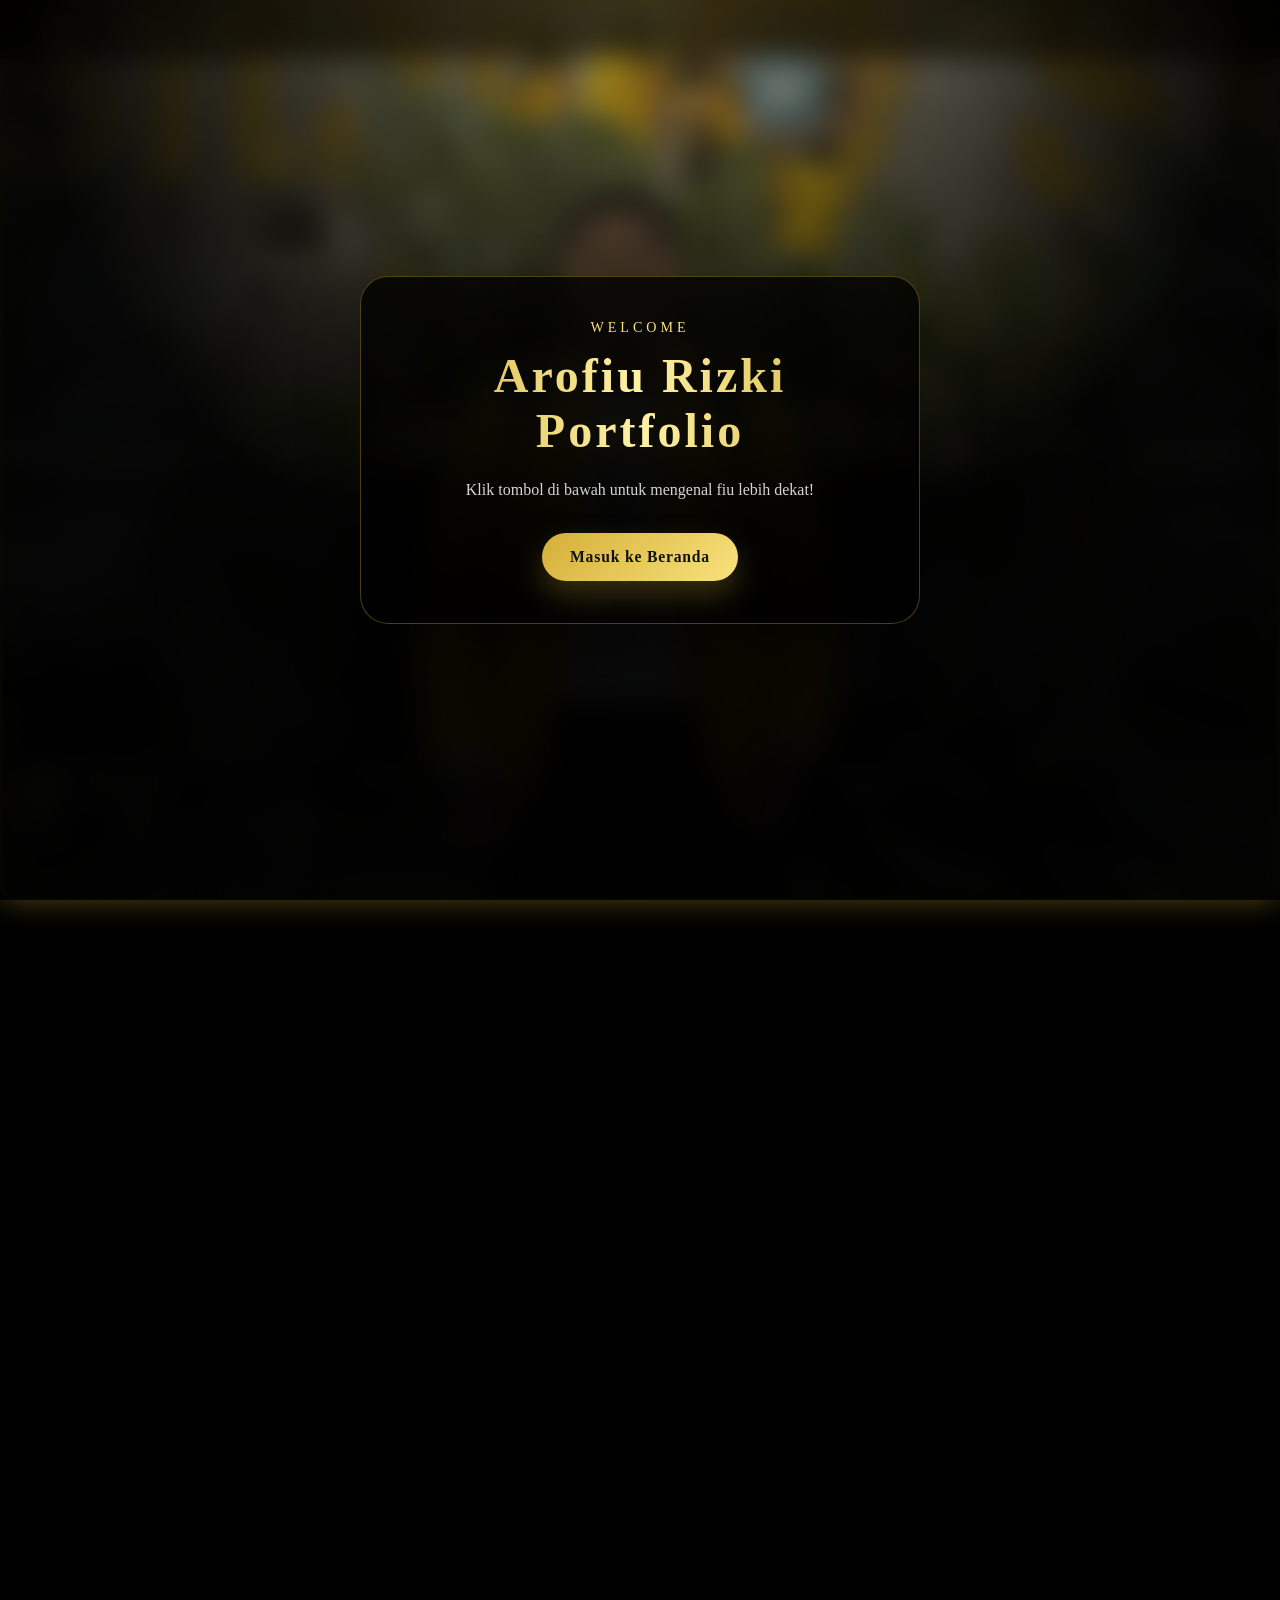
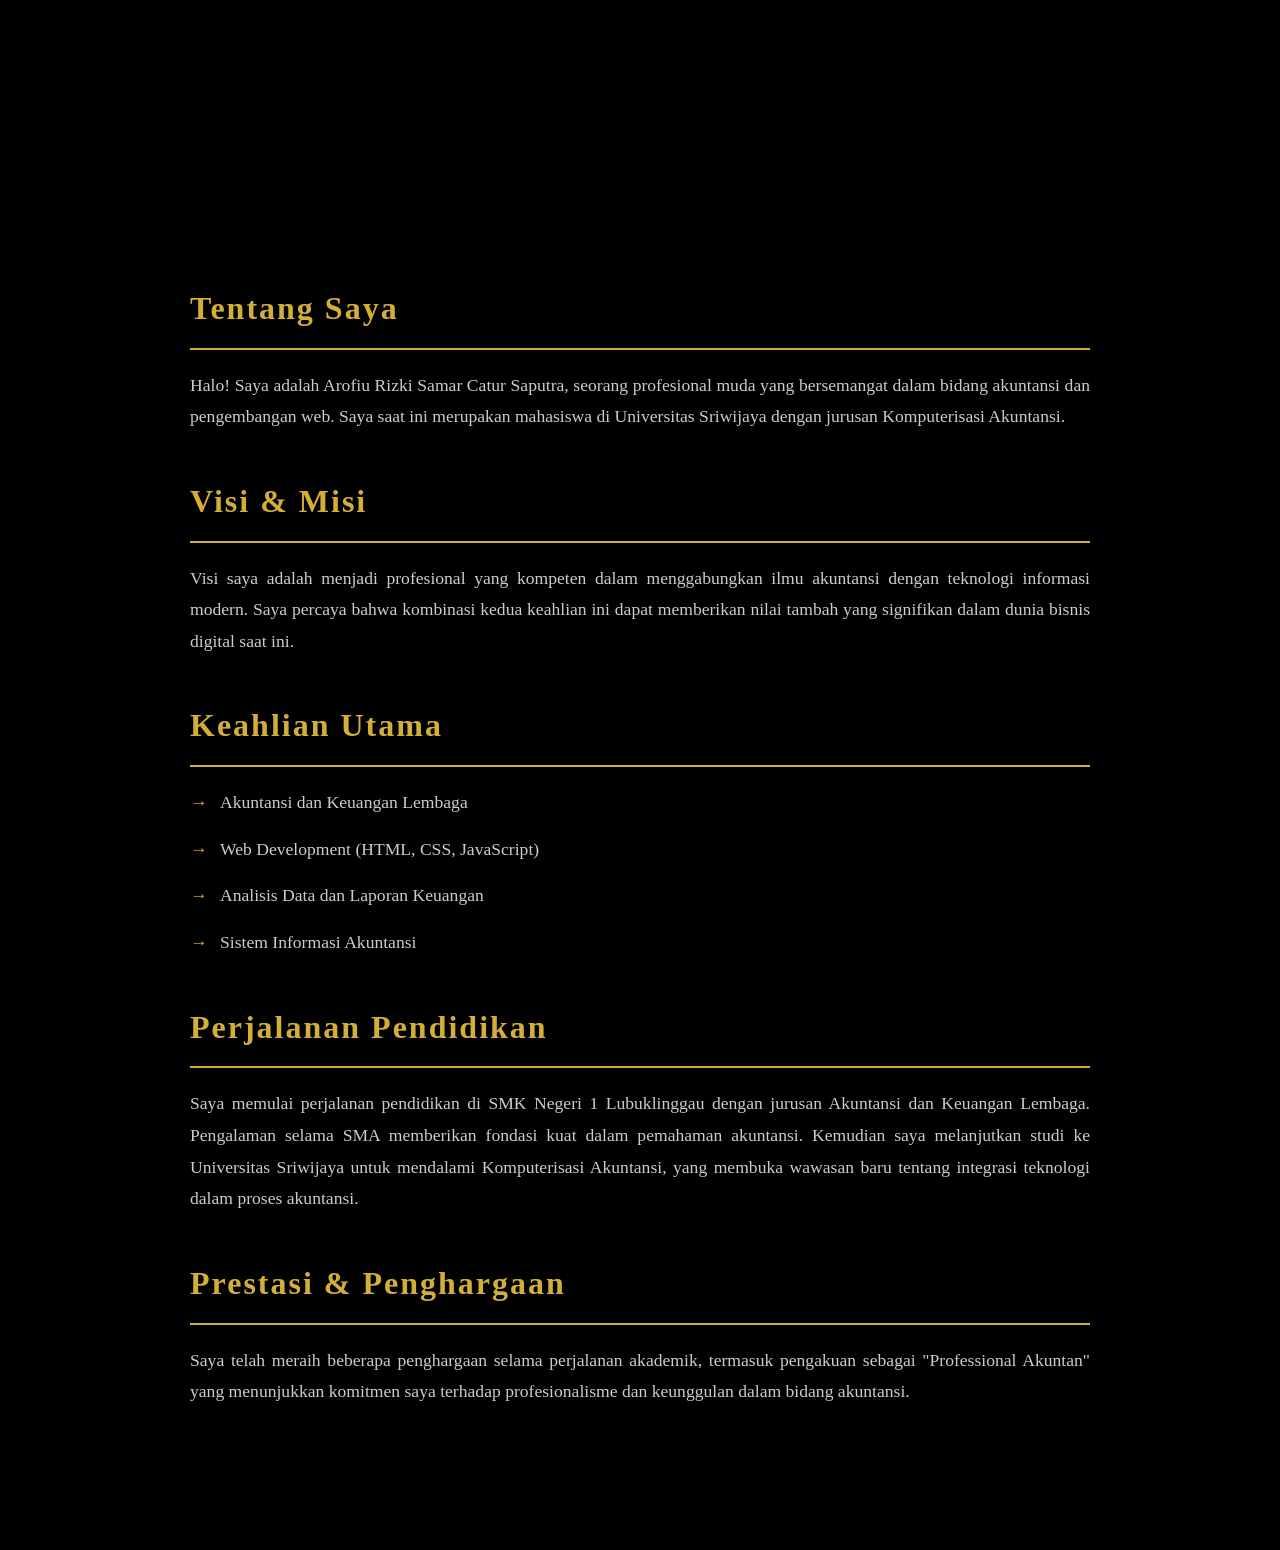
<file: website fiu/index.html>
<!DOCTYPE html>
<html lang="id">
<head>
<meta charset="UTF-8">
<title>Arofiu Rizki Personal Portfolio</title>
<link rel="stylesheet" href="style.css">
</head>
<body class="fade-in">

<div class="bg-pattern"></div>
<div class="overlay"></div>

<div class="music-player" id="musicPlayer">
    <button class="music-toggle" id="musicToggle" type="button" aria-expanded="true" aria-controls="bgMusic">
        Hide
    </button>
    <audio id="bgMusic" controls autoplay preload="auto">
        <source src="music.mp3" type="audio/mpeg">
        Browser Anda tidak mendukung audio element.
    </audio>
</div>

<div class="intro-splash" id="introSplash">
    <div class="intro-card">
        <p class="intro-label">Welcome</p>
        <h1 class="intro-title">Arofiu Rizki Portfolio</h1>
        <p class="intro-text">Klik tombol di bawah untuk mengenal fiu lebih dekat!</p>
        <button class="intro-button" id="enterHomeButton" type="button">Masuk ke Beranda</button>
    </div>
</div>

<div id="pageShell">
    <header>
        <nav class="navbar">
            <div class="nav-left">
                <a href="index.html" class="nav-link active">Home</a>
                <a href="tentang.html" class="nav-link">Tentang</a>
                <a href="skill.html" class="nav-link">Skill</a>
            </div>
            <div class="nav-right">
                <a href="pengalaman.html" class="nav-link">Pengalaman</a>
                <a href="project.html" class="nav-link">Project</a>
                <a href="pencapaian.html" class="nav-link">Pencapaian</a>
            </div>
        </nav>
    </header>

    <section class="hero-section">
        <img src="profile.jpg" alt="Arofiu Rizki" class="profile-photo" id="heroImage">
        <div class="hero-overlay">
            <div class="hero-content">
                <div class="logo">AROFIU RIZKI</div>
                <p class="tagline">Personal Portfolio</p>
            </div>
        </div>
    </section>

    <section class="description-section">
        <div class="description-content">
            <h2>Tentang Saya</h2>
            <p>Halo! Saya adalah Arofiu Rizki Samar Catur Saputra, seorang profesional muda yang bersemangat dalam bidang akuntansi dan pengembangan web. Saya saat ini merupakan mahasiswa di Universitas Sriwijaya dengan jurusan Komputerisasi Akuntansi.</p>
            
            <h2>Visi & Misi</h2>
            <p>Visi saya adalah menjadi profesional yang kompeten dalam menggabungkan ilmu akuntansi dengan teknologi informasi modern. Saya percaya bahwa kombinasi kedua keahlian ini dapat memberikan nilai tambah yang signifikan dalam dunia bisnis digital saat ini.</p>
            
            <h2>Keahlian Utama</h2>
            <ul>
                <li>Akuntansi dan Keuangan Lembaga</li>
                <li>Web Development (HTML, CSS, JavaScript)</li>
                <li>Analisis Data dan Laporan Keuangan</li>
                <li>Sistem Informasi Akuntansi</li>
            </ul>
            
            <h2>Perjalanan Pendidikan</h2>
            <p>Saya memulai perjalanan pendidikan di SMK Negeri 1 Lubuklinggau dengan jurusan Akuntansi dan Keuangan Lembaga. Pengalaman selama SMA memberikan fondasi kuat dalam pemahaman akuntansi. Kemudian saya melanjutkan studi ke Universitas Sriwijaya untuk mendalami Komputerisasi Akuntansi, yang membuka wawasan baru tentang integrasi teknologi dalam proses akuntansi.</p>
            
            <h2>Prestasi & Penghargaan</h2>
            <p>Saya telah meraih beberapa penghargaan selama perjalanan akademik, termasuk pengakuan sebagai "Professional Akuntan" yang menunjukkan komitmen saya terhadap profesionalisme dan keunggulan dalam bidang akuntansi.</p>
        </div>
    </section>
</div>

<script src="script.js"></script>
</body>
</html>
</file>
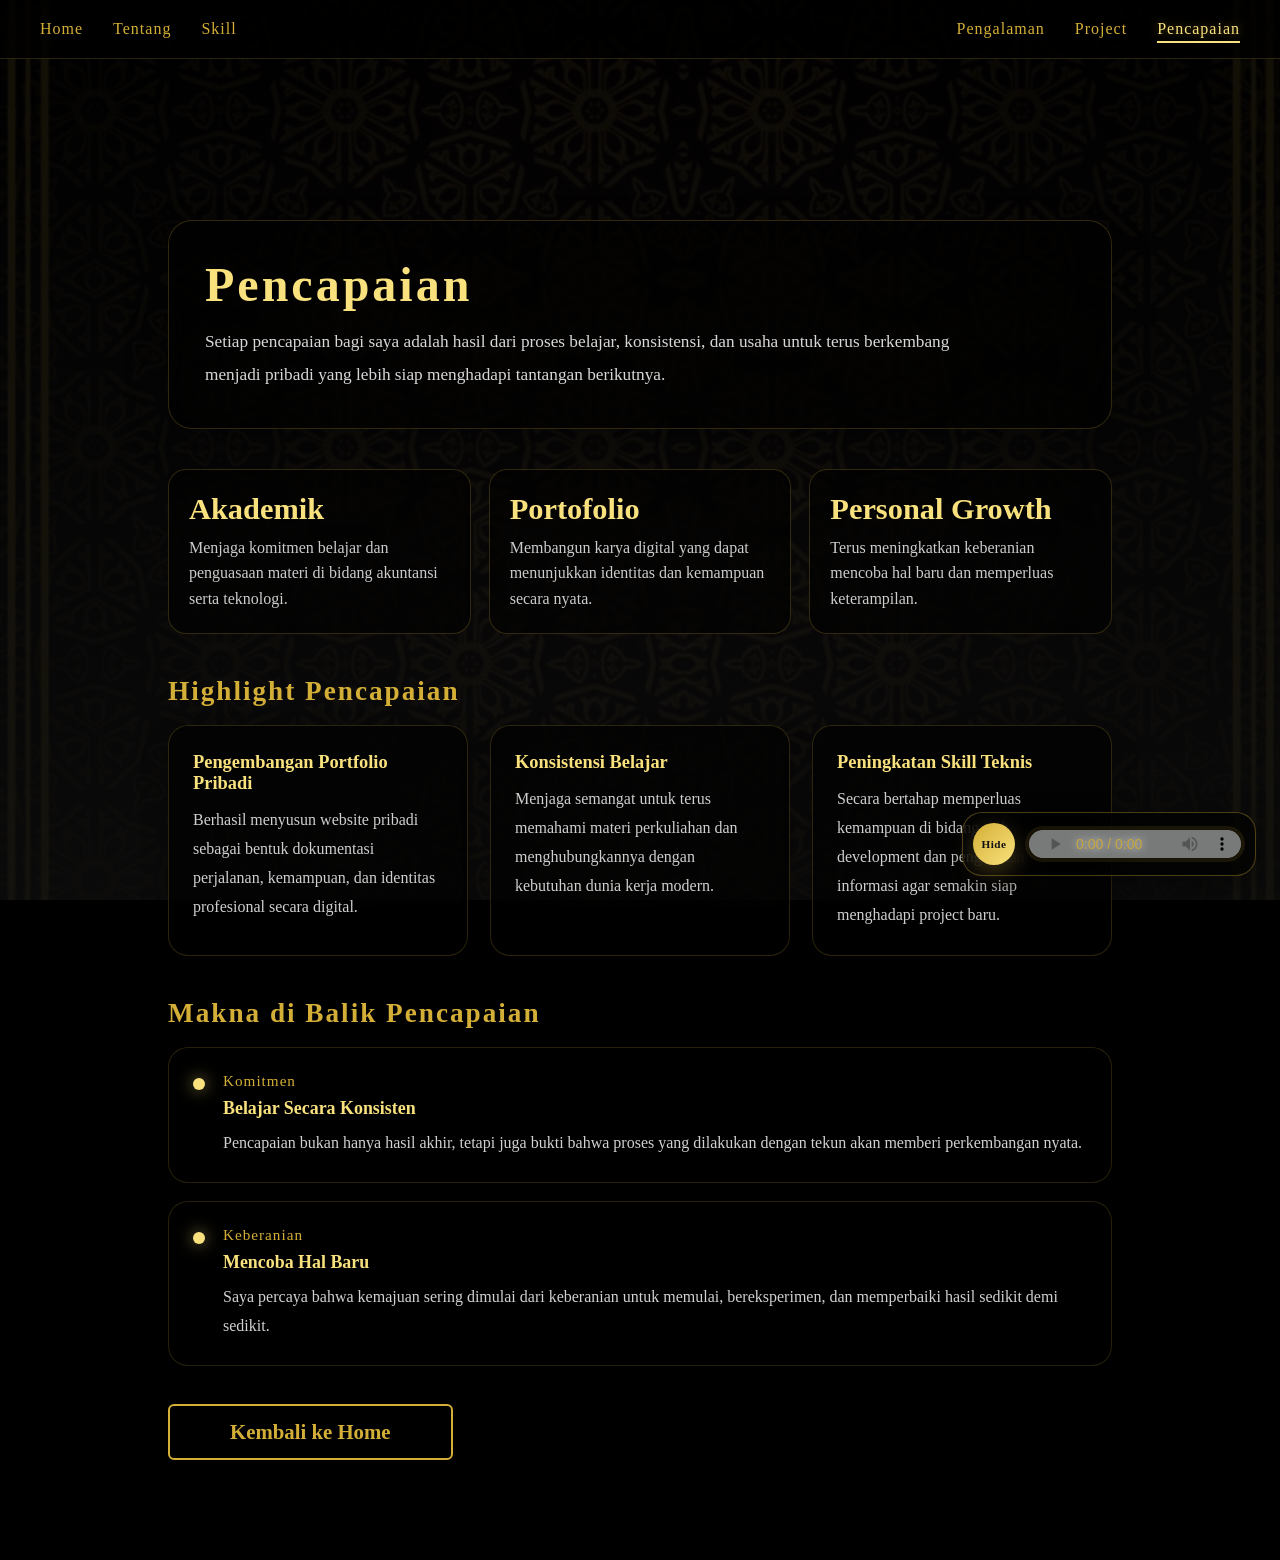
<file: website fiu/pencapaian.html>
<!DOCTYPE html>
<html lang="id">
<head>
<meta charset="UTF-8">
<title>Pencapaian</title>
<link rel="stylesheet" href="style.css">
</head>
<body class="fade-in">

<div class="bg-pattern"></div>
<div class="overlay"></div>

<div class="music-player" id="musicPlayer">
    <button class="music-toggle" id="musicToggle" type="button" aria-expanded="true" aria-controls="bgMusic">
        Hide
    </button>
    <audio id="bgMusic" controls autoplay preload="auto">
        <source src="music.mp3" type="audio/mpeg">
        Browser Anda tidak mendukung audio element.
    </audio>
</div>

<div id="pageShell">
    <header>
        <nav class="navbar">
            <div class="nav-left">
                <a href="index.html" class="nav-link">Home</a>
                <a href="tentang.html" class="nav-link">Tentang</a>
                <a href="skill.html" class="nav-link">Skill</a>
            </div>
            <div class="nav-right">
                <a href="pengalaman.html" class="nav-link">Pengalaman</a>
                <a href="project.html" class="nav-link">Project</a>
                <a href="pencapaian.html" class="nav-link active">Pencapaian</a>
            </div>
        </nav>
    </header>

    <section class="content page-content">
        <div class="page-hero">
            <h1 class="page-title">Pencapaian</h1>
            <p class="page-subtitle">Setiap pencapaian bagi saya adalah hasil dari proses belajar, konsistensi, dan usaha untuk terus berkembang menjadi pribadi yang lebih siap menghadapi tantangan berikutnya.</p>
        </div>

        <div class="stats-row">
            <div class="stat-card">
                <span class="stat-number">Akademik</span>
                <span class="stat-label">Menjaga komitmen belajar dan penguasaan materi di bidang akuntansi serta teknologi.</span>
            </div>
            <div class="stat-card">
                <span class="stat-number">Portofolio</span>
                <span class="stat-label">Membangun karya digital yang dapat menunjukkan identitas dan kemampuan secara nyata.</span>
            </div>
            <div class="stat-card">
                <span class="stat-number">Personal Growth</span>
                <span class="stat-label">Terus meningkatkan keberanian mencoba hal baru dan memperluas keterampilan.</span>
            </div>
        </div>

        <h2 class="section-heading">Highlight Pencapaian</h2>
        <div class="cards-grid">
            <article class="info-card">
                <h3>Pengembangan Portfolio Pribadi</h3>
                <p>Berhasil menyusun website pribadi sebagai bentuk dokumentasi perjalanan, kemampuan, dan identitas profesional secara digital.</p>
            </article>
            <article class="info-card">
                <h3>Konsistensi Belajar</h3>
                <p>Menjaga semangat untuk terus memahami materi perkuliahan dan menghubungkannya dengan kebutuhan dunia kerja modern.</p>
            </article>
            <article class="info-card">
                <h3>Peningkatan Skill Teknis</h3>
                <p>Secara bertahap memperluas kemampuan di bidang web development dan pengolahan informasi agar semakin siap menghadapi project baru.</p>
            </article>
        </div>

        <h2 class="section-heading">Makna di Balik Pencapaian</h2>
        <div class="timeline">
            <article class="timeline-item">
                <span class="period">Komitmen</span>
                <h3>Belajar Secara Konsisten</h3>
                <p>Pencapaian bukan hanya hasil akhir, tetapi juga bukti bahwa proses yang dilakukan dengan tekun akan memberi perkembangan nyata.</p>
            </article>
            <article class="timeline-item">
                <span class="period">Keberanian</span>
                <h3>Mencoba Hal Baru</h3>
                <p>Saya percaya bahwa kemajuan sering dimulai dari keberanian untuk memulai, bereksperimen, dan memperbaiki hasil sedikit demi sedikit.</p>
            </article>
        </div>

        <div class="page-actions">
            <a href="index.html" class="menu-card">Kembali ke Home</a>
        </div>
    </section>
</div>

<script src="script.js"></script>
</body>
</html>
</file>
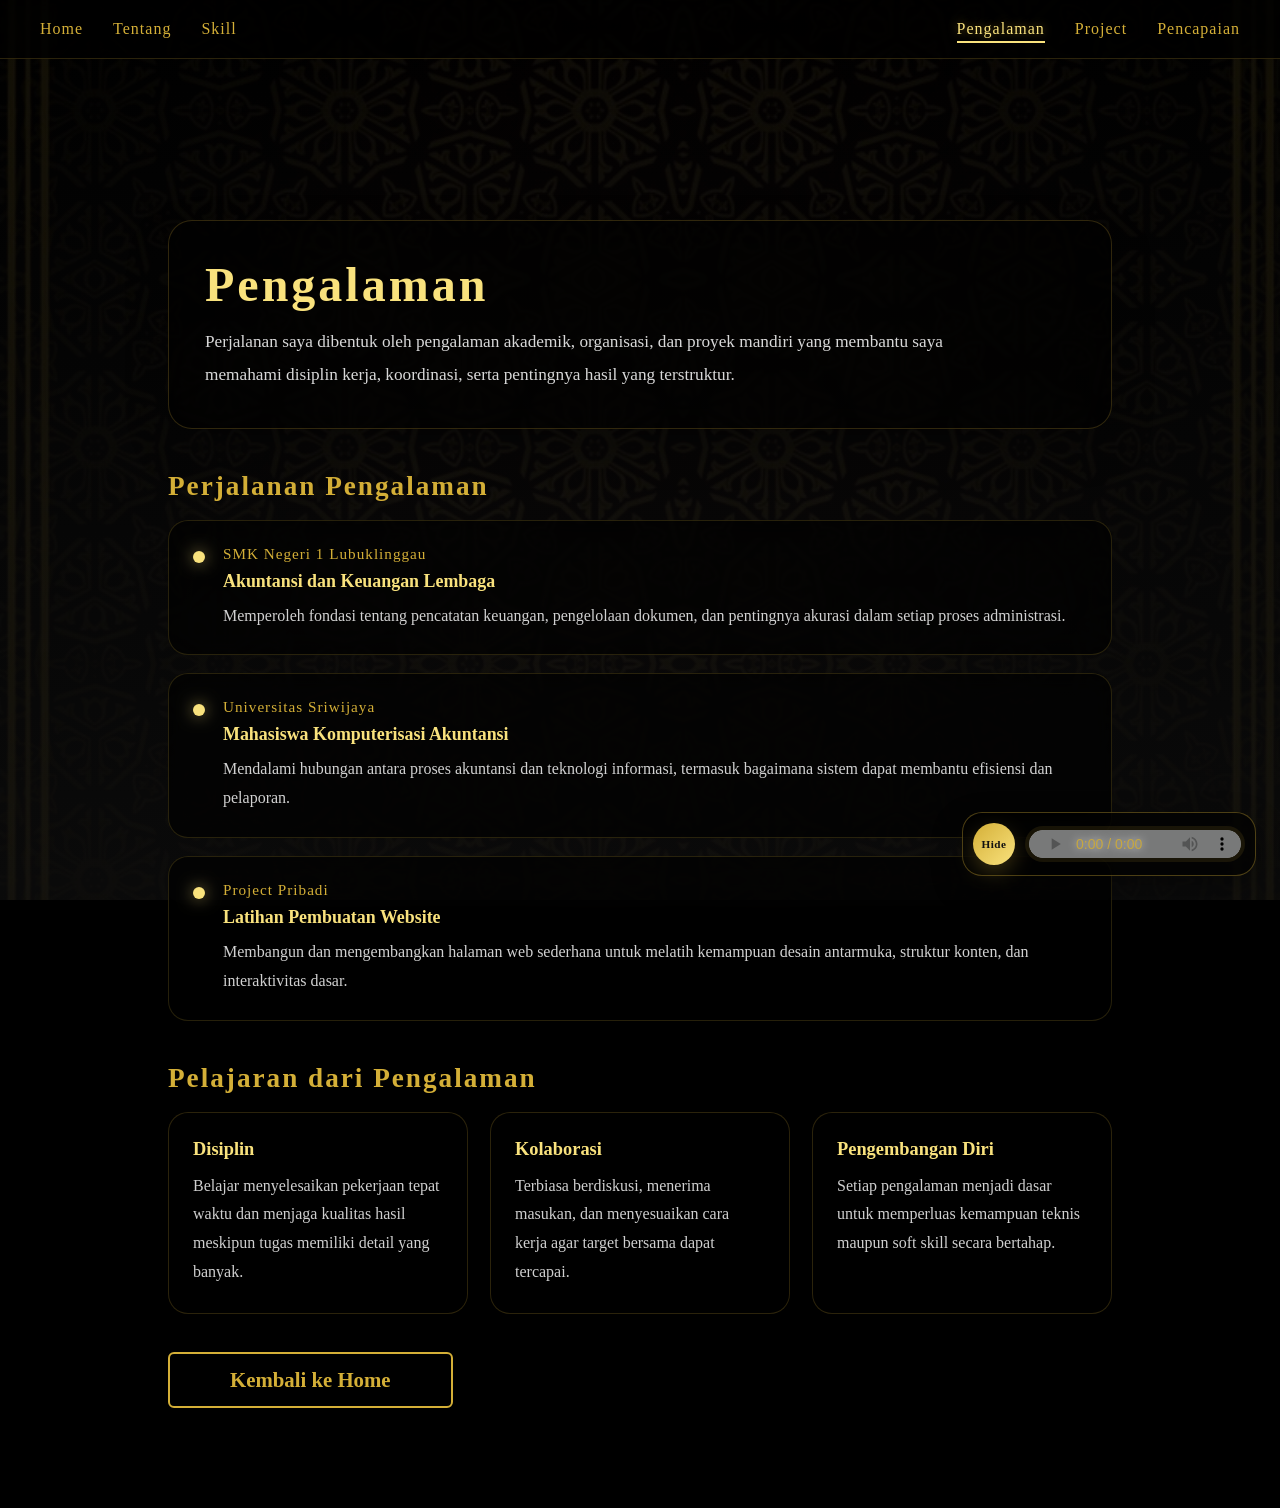
<file: website fiu/pengalaman.html>
<!DOCTYPE html>
<html lang="id">
<head>
<meta charset="UTF-8">
<title>Pengalaman</title>
<link rel="stylesheet" href="style.css">
</head>
<body class="fade-in">

<div class="bg-pattern"></div>
<div class="overlay"></div>

<div class="music-player" id="musicPlayer">
    <button class="music-toggle" id="musicToggle" type="button" aria-expanded="true" aria-controls="bgMusic">
        Hide
    </button>
    <audio id="bgMusic" controls autoplay preload="auto">
        <source src="music.mp3" type="audio/mpeg">
        Browser Anda tidak mendukung audio element.
    </audio>
</div>

<div id="pageShell">
    <header>
        <nav class="navbar">
            <div class="nav-left">
                <a href="index.html" class="nav-link">Home</a>
                <a href="tentang.html" class="nav-link">Tentang</a>
                <a href="skill.html" class="nav-link">Skill</a>
            </div>
            <div class="nav-right">
                <a href="pengalaman.html" class="nav-link active">Pengalaman</a>
                <a href="project.html" class="nav-link">Project</a>
                <a href="pencapaian.html" class="nav-link">Pencapaian</a>
            </div>
        </nav>
    </header>

    <section class="content page-content">
        <div class="page-hero">
            <h1 class="page-title">Pengalaman</h1>
            <p class="page-subtitle">Perjalanan saya dibentuk oleh pengalaman akademik, organisasi, dan proyek mandiri yang membantu saya memahami disiplin kerja, koordinasi, serta pentingnya hasil yang terstruktur.</p>
        </div>

        <h2 class="section-heading">Perjalanan Pengalaman</h2>
        <div class="timeline">
            <article class="timeline-item">
                <span class="period">SMK Negeri 1 Lubuklinggau</span>
                <h3>Akuntansi dan Keuangan Lembaga</h3>
                <p>Memperoleh fondasi tentang pencatatan keuangan, pengelolaan dokumen, dan pentingnya akurasi dalam setiap proses administrasi.</p>
            </article>
            <article class="timeline-item">
                <span class="period">Universitas Sriwijaya</span>
                <h3>Mahasiswa Komputerisasi Akuntansi</h3>
                <p>Mendalami hubungan antara proses akuntansi dan teknologi informasi, termasuk bagaimana sistem dapat membantu efisiensi dan pelaporan.</p>
            </article>
            <article class="timeline-item">
                <span class="period">Project Pribadi</span>
                <h3>Latihan Pembuatan Website</h3>
                <p>Membangun dan mengembangkan halaman web sederhana untuk melatih kemampuan desain antarmuka, struktur konten, dan interaktivitas dasar.</p>
            </article>
        </div>

        <h2 class="section-heading">Pelajaran dari Pengalaman</h2>
        <div class="cards-grid">
            <article class="info-card">
                <h3>Disiplin</h3>
                <p>Belajar menyelesaikan pekerjaan tepat waktu dan menjaga kualitas hasil meskipun tugas memiliki detail yang banyak.</p>
            </article>
            <article class="info-card">
                <h3>Kolaborasi</h3>
                <p>Terbiasa berdiskusi, menerima masukan, dan menyesuaikan cara kerja agar target bersama dapat tercapai.</p>
            </article>
            <article class="info-card">
                <h3>Pengembangan Diri</h3>
                <p>Setiap pengalaman menjadi dasar untuk memperluas kemampuan teknis maupun soft skill secara bertahap.</p>
            </article>
        </div>

        <div class="page-actions">
            <a href="index.html" class="menu-card">Kembali ke Home</a>
        </div>
    </section>
</div>

<script src="script.js"></script>
</body>
</html>
</file>
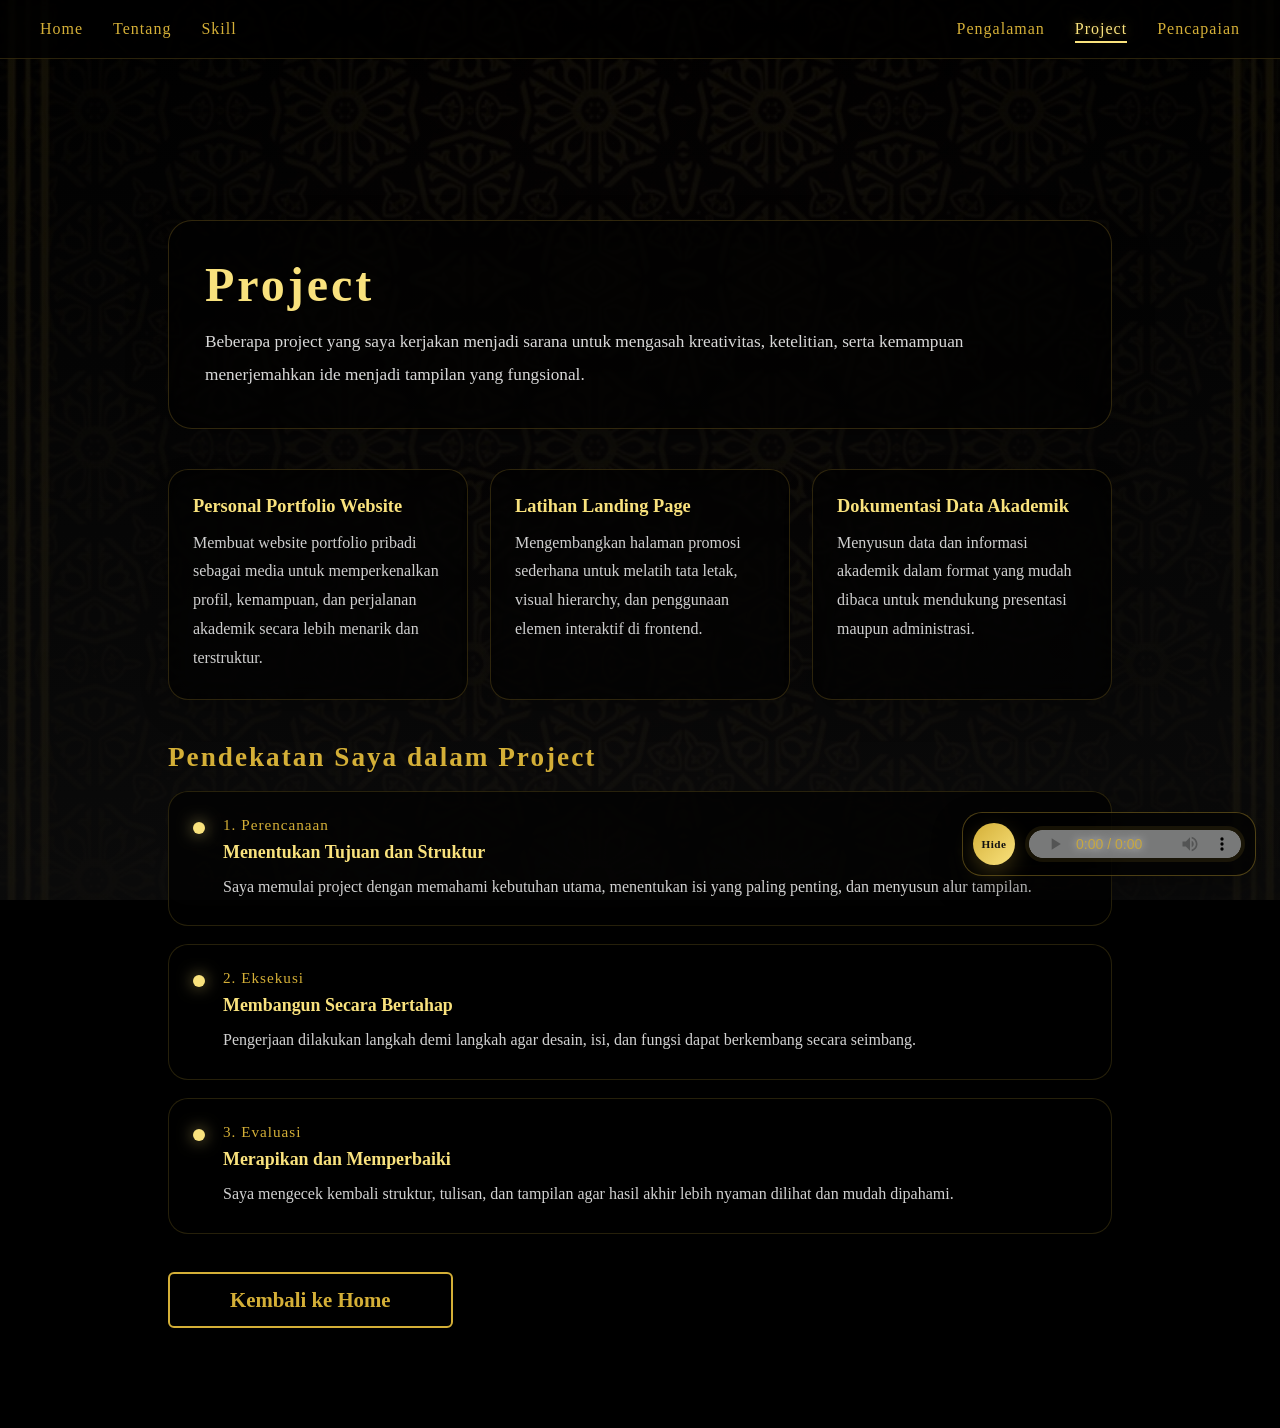
<file: website fiu/project.html>
<!DOCTYPE html>
<html lang="id">
<head>
<meta charset="UTF-8">
<title>Project</title>
<link rel="stylesheet" href="style.css">
</head>
<body class="fade-in">

<div class="bg-pattern"></div>
<div class="overlay"></div>

<div class="music-player" id="musicPlayer">
    <button class="music-toggle" id="musicToggle" type="button" aria-expanded="true" aria-controls="bgMusic">
        Hide
    </button>
    <audio id="bgMusic" controls autoplay preload="auto">
        <source src="music.mp3" type="audio/mpeg">
        Browser Anda tidak mendukung audio element.
    </audio>
</div>

<div id="pageShell">
    <header>
        <nav class="navbar">
            <div class="nav-left">
                <a href="index.html" class="nav-link">Home</a>
                <a href="tentang.html" class="nav-link">Tentang</a>
                <a href="skill.html" class="nav-link">Skill</a>
            </div>
            <div class="nav-right">
                <a href="pengalaman.html" class="nav-link">Pengalaman</a>
                <a href="project.html" class="nav-link active">Project</a>
                <a href="pencapaian.html" class="nav-link">Pencapaian</a>
            </div>
        </nav>
    </header>

    <section class="content page-content">
        <div class="page-hero">
            <h1 class="page-title">Project</h1>
            <p class="page-subtitle">Beberapa project yang saya kerjakan menjadi sarana untuk mengasah kreativitas, ketelitian, serta kemampuan menerjemahkan ide menjadi tampilan yang fungsional.</p>
        </div>

        <div class="cards-grid">
            <article class="info-card">
                <h3>Personal Portfolio Website</h3>
                <p>Membuat website portfolio pribadi sebagai media untuk memperkenalkan profil, kemampuan, dan perjalanan akademik secara lebih menarik dan terstruktur.</p>
            </article>
            <article class="info-card">
                <h3>Latihan Landing Page</h3>
                <p>Mengembangkan halaman promosi sederhana untuk melatih tata letak, visual hierarchy, dan penggunaan elemen interaktif di frontend.</p>
            </article>
            <article class="info-card">
                <h3>Dokumentasi Data Akademik</h3>
                <p>Menyusun data dan informasi akademik dalam format yang mudah dibaca untuk mendukung presentasi maupun administrasi.</p>
            </article>
        </div>

        <h2 class="section-heading">Pendekatan Saya dalam Project</h2>
        <div class="timeline">
            <article class="timeline-item">
                <span class="period">1. Perencanaan</span>
                <h3>Menentukan Tujuan dan Struktur</h3>
                <p>Saya memulai project dengan memahami kebutuhan utama, menentukan isi yang paling penting, dan menyusun alur tampilan.</p>
            </article>
            <article class="timeline-item">
                <span class="period">2. Eksekusi</span>
                <h3>Membangun Secara Bertahap</h3>
                <p>Pengerjaan dilakukan langkah demi langkah agar desain, isi, dan fungsi dapat berkembang secara seimbang.</p>
            </article>
            <article class="timeline-item">
                <span class="period">3. Evaluasi</span>
                <h3>Merapikan dan Memperbaiki</h3>
                <p>Saya mengecek kembali struktur, tulisan, dan tampilan agar hasil akhir lebih nyaman dilihat dan mudah dipahami.</p>
            </article>
        </div>

        <div class="page-actions">
            <a href="index.html" class="menu-card">Kembali ke Home</a>
        </div>
    </section>
</div>

<script src="script.js"></script>
</body>
</html>
</file>
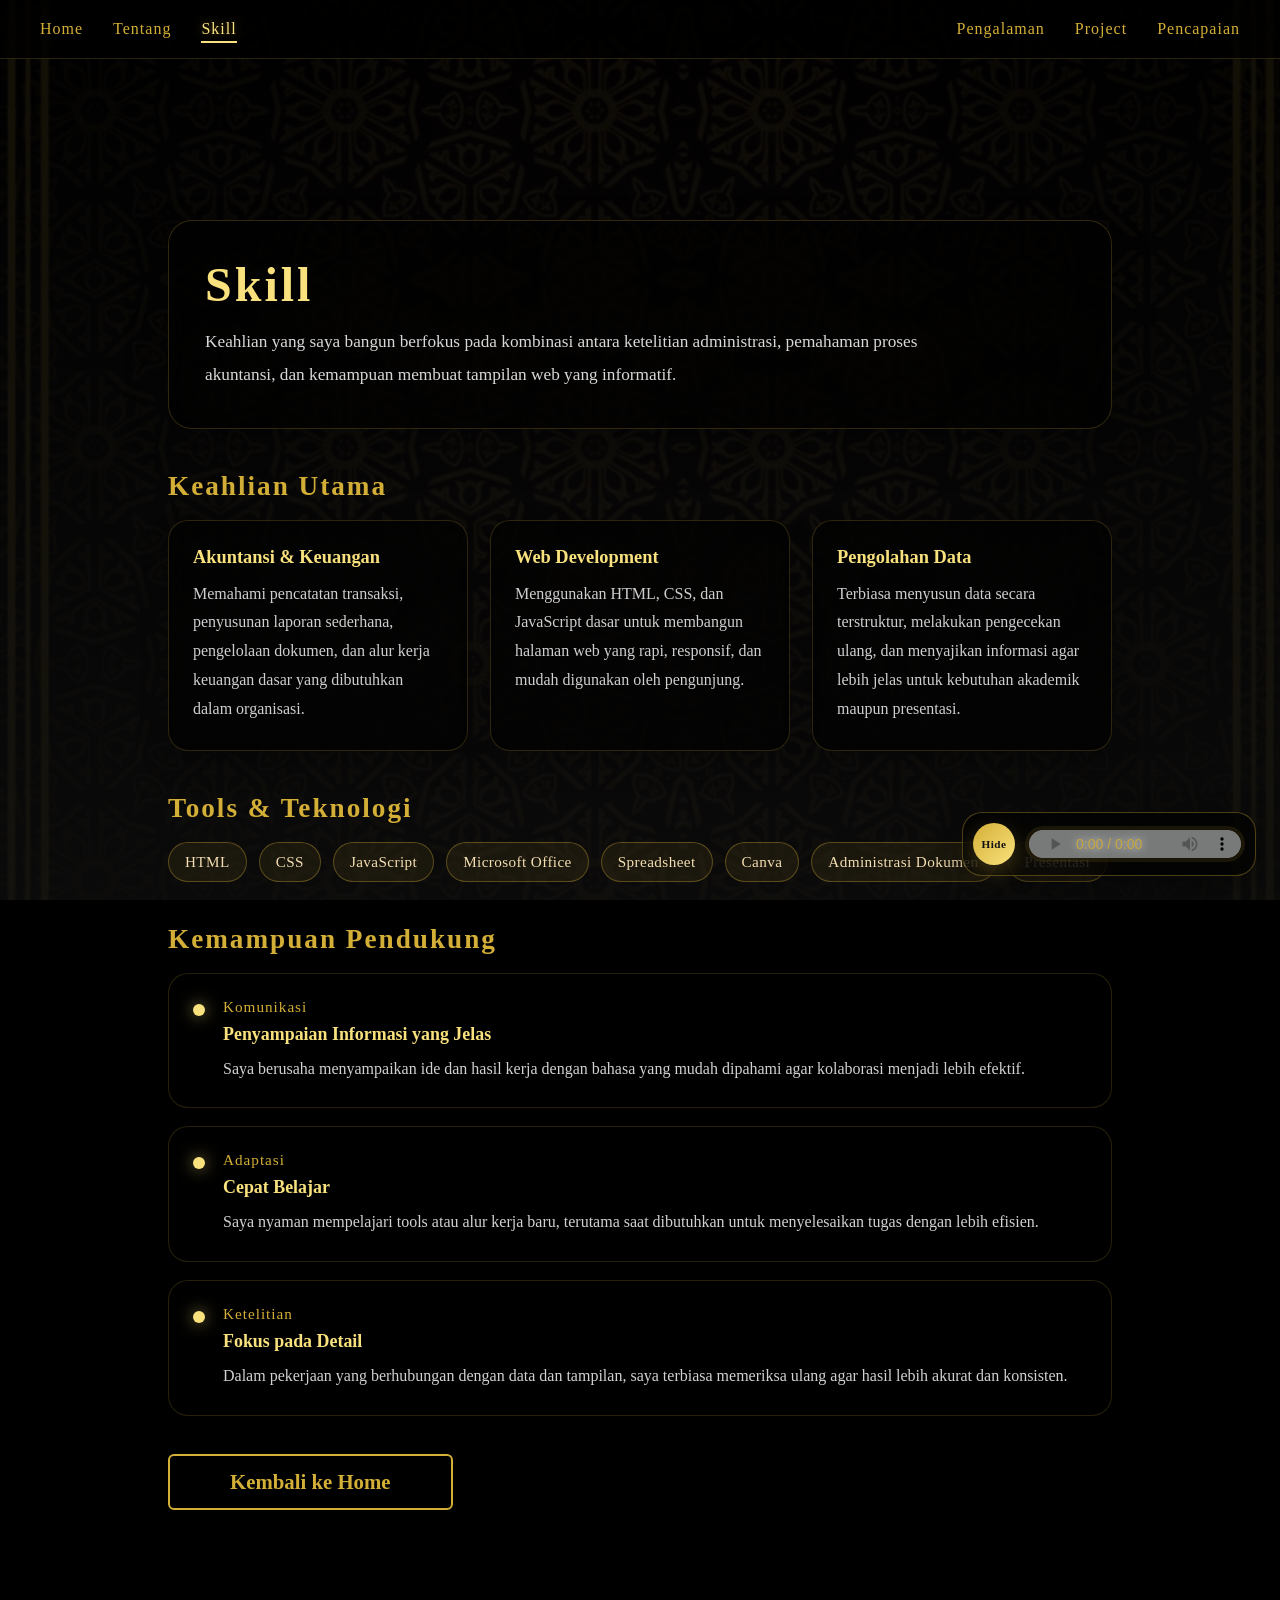
<file: website fiu/skill.html>
<!DOCTYPE html>
<html lang="id">
<head>
<meta charset="UTF-8">
<title>Skill</title>
<link rel="stylesheet" href="style.css">
</head>
<body class="fade-in">

<div class="bg-pattern"></div>
<div class="overlay"></div>

<div class="music-player" id="musicPlayer">
    <button class="music-toggle" id="musicToggle" type="button" aria-expanded="true" aria-controls="bgMusic">
        Hide
    </button>
    <audio id="bgMusic" controls autoplay preload="auto">
        <source src="music.mp3" type="audio/mpeg">
        Browser Anda tidak mendukung audio element.
    </audio>
</div>

<div id="pageShell">
    <header>
        <nav class="navbar">
            <div class="nav-left">
                <a href="index.html" class="nav-link">Home</a>
                <a href="tentang.html" class="nav-link">Tentang</a>
                <a href="skill.html" class="nav-link active">Skill</a>
            </div>
            <div class="nav-right">
                <a href="pengalaman.html" class="nav-link">Pengalaman</a>
                <a href="project.html" class="nav-link">Project</a>
                <a href="pencapaian.html" class="nav-link">Pencapaian</a>
            </div>
        </nav>
    </header>

    <section class="content page-content">
        <div class="page-hero">
            <h1 class="page-title">Skill</h1>
            <p class="page-subtitle">Keahlian yang saya bangun berfokus pada kombinasi antara ketelitian administrasi, pemahaman proses akuntansi, dan kemampuan membuat tampilan web yang informatif.</p>
        </div>

        <h2 class="section-heading">Keahlian Utama</h2>
        <div class="cards-grid">
            <article class="info-card">
                <h3>Akuntansi & Keuangan</h3>
                <p>Memahami pencatatan transaksi, penyusunan laporan sederhana, pengelolaan dokumen, dan alur kerja keuangan dasar yang dibutuhkan dalam organisasi.</p>
            </article>
            <article class="info-card">
                <h3>Web Development</h3>
                <p>Menggunakan HTML, CSS, dan JavaScript dasar untuk membangun halaman web yang rapi, responsif, dan mudah digunakan oleh pengunjung.</p>
            </article>
            <article class="info-card">
                <h3>Pengolahan Data</h3>
                <p>Terbiasa menyusun data secara terstruktur, melakukan pengecekan ulang, dan menyajikan informasi agar lebih jelas untuk kebutuhan akademik maupun presentasi.</p>
            </article>
        </div>

        <h2 class="section-heading">Tools & Teknologi</h2>
        <div class="skill-tags">
            <span class="skill-tag">HTML</span>
            <span class="skill-tag">CSS</span>
            <span class="skill-tag">JavaScript</span>
            <span class="skill-tag">Microsoft Office</span>
            <span class="skill-tag">Spreadsheet</span>
            <span class="skill-tag">Canva</span>
            <span class="skill-tag">Administrasi Dokumen</span>
            <span class="skill-tag">Presentasi</span>
        </div>

        <h2 class="section-heading">Kemampuan Pendukung</h2>
        <div class="timeline">
            <article class="timeline-item">
                <span class="period">Komunikasi</span>
                <h3>Penyampaian Informasi yang Jelas</h3>
                <p>Saya berusaha menyampaikan ide dan hasil kerja dengan bahasa yang mudah dipahami agar kolaborasi menjadi lebih efektif.</p>
            </article>
            <article class="timeline-item">
                <span class="period">Adaptasi</span>
                <h3>Cepat Belajar</h3>
                <p>Saya nyaman mempelajari tools atau alur kerja baru, terutama saat dibutuhkan untuk menyelesaikan tugas dengan lebih efisien.</p>
            </article>
            <article class="timeline-item">
                <span class="period">Ketelitian</span>
                <h3>Fokus pada Detail</h3>
                <p>Dalam pekerjaan yang berhubungan dengan data dan tampilan, saya terbiasa memeriksa ulang agar hasil lebih akurat dan konsisten.</p>
            </article>
        </div>

        <div class="page-actions">
            <a href="index.html" class="menu-card">Kembali ke Home</a>
        </div>
    </section>
</div>

<script src="script.js"></script>
</body>
</html>
</file>
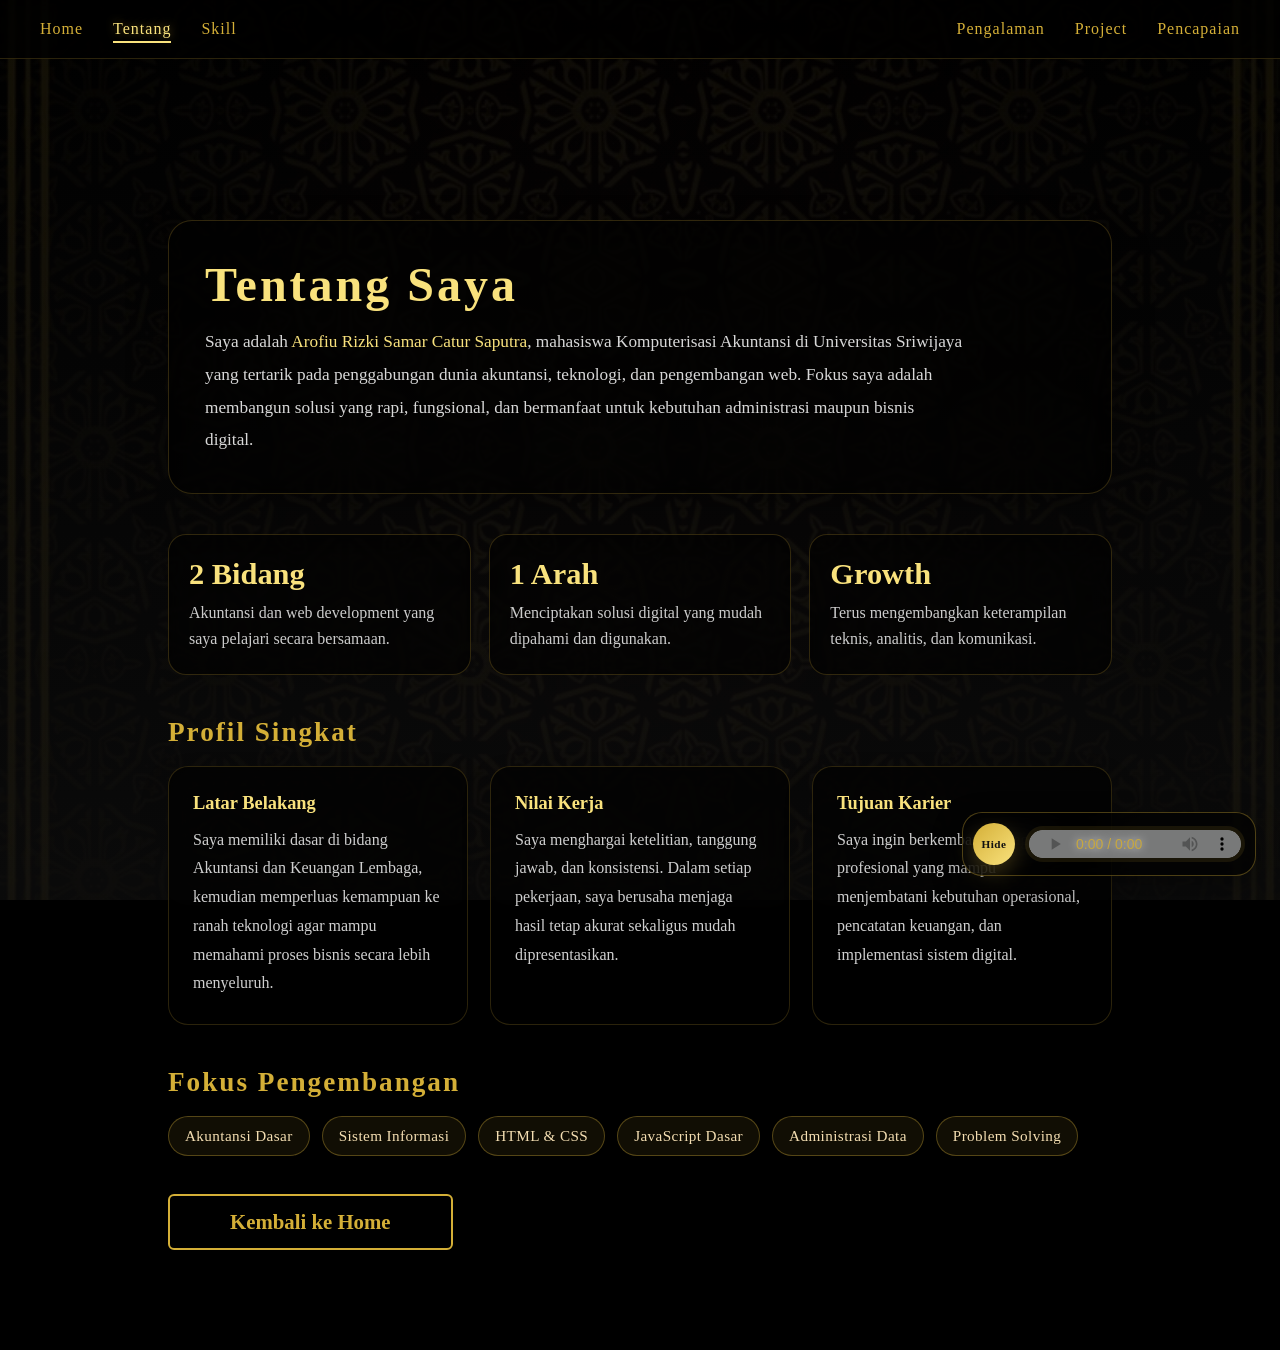
<file: website fiu/tentang.html>
<!DOCTYPE html>
<html lang="id">
<head>
<meta charset="UTF-8">
<title>Tentang Saya</title>
<link rel="stylesheet" href="style.css">
</head>
<body class="fade-in">

<div class="bg-pattern"></div>
<div class="overlay"></div>

<div class="music-player" id="musicPlayer">
    <button class="music-toggle" id="musicToggle" type="button" aria-expanded="true" aria-controls="bgMusic">
        Hide
    </button>
    <audio id="bgMusic" controls autoplay preload="auto">
        <source src="music.mp3" type="audio/mpeg">
        Browser Anda tidak mendukung audio element.
    </audio>
</div>

<div id="pageShell">
    <header>
        <nav class="navbar">
            <div class="nav-left">
                <a href="index.html" class="nav-link">Home</a>
                <a href="tentang.html" class="nav-link active">Tentang</a>
                <a href="skill.html" class="nav-link">Skill</a>
            </div>
            <div class="nav-right">
                <a href="pengalaman.html" class="nav-link">Pengalaman</a>
                <a href="project.html" class="nav-link">Project</a>
                <a href="pencapaian.html" class="nav-link">Pencapaian</a>
            </div>
        </nav>
    </header>

    <section class="content page-content">
        <div class="page-hero">
            <h1 class="page-title">Tentang Saya</h1>
            <p class="page-subtitle">Saya adalah <span class="highlight">Arofiu Rizki Samar Catur Saputra</span>, mahasiswa Komputerisasi Akuntansi di Universitas Sriwijaya yang tertarik pada penggabungan dunia akuntansi, teknologi, dan pengembangan web. Fokus saya adalah membangun solusi yang rapi, fungsional, dan bermanfaat untuk kebutuhan administrasi maupun bisnis digital.</p>
        </div>

        <div class="stats-row">
            <div class="stat-card">
                <span class="stat-number">2 Bidang</span>
                <span class="stat-label">Akuntansi dan web development yang saya pelajari secara bersamaan.</span>
            </div>
            <div class="stat-card">
                <span class="stat-number">1 Arah</span>
                <span class="stat-label">Menciptakan solusi digital yang mudah dipahami dan digunakan.</span>
            </div>
            <div class="stat-card">
                <span class="stat-number">Growth</span>
                <span class="stat-label">Terus mengembangkan keterampilan teknis, analitis, dan komunikasi.</span>
            </div>
        </div>

        <h2 class="section-heading">Profil Singkat</h2>
        <div class="cards-grid">
            <article class="info-card">
                <h3>Latar Belakang</h3>
                <p>Saya memiliki dasar di bidang Akuntansi dan Keuangan Lembaga, kemudian memperluas kemampuan ke ranah teknologi agar mampu memahami proses bisnis secara lebih menyeluruh.</p>
            </article>
            <article class="info-card">
                <h3>Nilai Kerja</h3>
                <p>Saya menghargai ketelitian, tanggung jawab, dan konsistensi. Dalam setiap pekerjaan, saya berusaha menjaga hasil tetap akurat sekaligus mudah dipresentasikan.</p>
            </article>
            <article class="info-card">
                <h3>Tujuan Karier</h3>
                <p>Saya ingin berkembang sebagai profesional yang mampu menjembatani kebutuhan operasional, pencatatan keuangan, dan implementasi sistem digital.</p>
            </article>
        </div>

        <h2 class="section-heading">Fokus Pengembangan</h2>
        <div class="skill-tags">
            <span class="skill-tag">Akuntansi Dasar</span>
            <span class="skill-tag">Sistem Informasi</span>
            <span class="skill-tag">HTML & CSS</span>
            <span class="skill-tag">JavaScript Dasar</span>
            <span class="skill-tag">Administrasi Data</span>
            <span class="skill-tag">Problem Solving</span>
        </div>

        <div class="page-actions">
            <a href="index.html" class="menu-card">Kembali ke Home</a>
        </div>
    </section>
</div>

<script src="script.js"></script>
</body>
</html>
</file>
<file: website fiu/style.css>
*{
margin:0;
padding:0;
box-sizing:border-box;
font-family:'Playfair Display',serif;
}

body{
background:#000;
color:#d4af37;
overflow-x:hidden;
transition:opacity 0.6s ease;
}

body.intro-active{
overflow:hidden;
}

/* FADE TRANSITION */
.fade-in{
opacity:1;
animation:fadeIn 1s ease forwards;
}

.fade-out{
opacity:0;
}

@keyframes fadeIn{
from{opacity:0;}
to{opacity:1;}
}

/* BACKGROUND TANJAK */
html, body{
margin:0;
padding:0;
height:100%;
}

.bg-pattern{
position:fixed;
top:0;
left:0;
width:100%;
height:100%;
background:url("tanjak\ website.png") center/cover no-repeat;
background-attachment: fixed;
opacity:0.2;
z-index:0;
}

@keyframes moveBg{
from{background-position:0 0;}
to{background-position:1000px 0;}
}

.overlay{
position:fixed;
top:0;
left:0;
width:100%;
height:100%;
background:linear-gradient(to bottom,rgba(0,0,0,0.25),rgba(17,17,17,0.6));
z-index:1;
}

.intro-splash{
position:fixed;
inset:0;
z-index:220;
display:flex;
align-items:center;
justify-content:center;
padding:24px;
background:radial-gradient(circle at top,rgba(212,175,55,0.18),rgba(0,0,0,0.92) 55%);
backdrop-filter:blur(14px);
transition:opacity 0.45s ease,visibility 0.45s ease;
}

.intro-splash.is-hidden{
opacity:0;
visibility:hidden;
pointer-events:none;
}

.intro-card{
width:min(560px,100%);
padding:42px 36px;
text-align:center;
background:rgba(0,0,0,0.78);
border:1px solid rgba(212,175,55,0.35);
border-radius:28px;
box-shadow:0 24px 60px rgba(0,0,0,0.35);
}

.intro-label{
margin-bottom:12px;
font-size:0.88rem;
letter-spacing:4px;
text-transform:uppercase;
color:#f9e27d;
}

.intro-title{
font-size:3rem;
line-height:1.15;
letter-spacing:3px;
margin-bottom:18px;
background:linear-gradient(90deg,#d4af37,#fff2a6,#d4af37);
-webkit-background-clip:text;
color:transparent;
}

.intro-text{
max-width:430px;
margin:0 auto 28px;
color:#d5d5d5;
line-height:1.8;
}

.intro-button{
border:none;
padding:15px 28px;
border-radius:999px;
background:linear-gradient(135deg,#d4af37,#f9e27d);
color:#111;
font-size:0.98rem;
font-weight:700;
letter-spacing:0.8px;
cursor:pointer;
box-shadow:0 14px 30px rgba(212,175,55,0.25);
transition:transform 0.25s ease,box-shadow 0.25s ease;
}

.intro-button:hover{
transform:translateY(-2px);
box-shadow:0 18px 34px rgba(212,175,55,0.35);
}

/* HEADER */
header{
position:fixed;
top:0;
left:0;
right:0;
z-index:100;
background:rgba(0,0,0,0.8);
backdrop-filter:blur(10px);
border-bottom:1px solid rgba(212,175,55,0.2);
}

.music-player{
position:fixed;
right:24px;
bottom:24px;
z-index:150;
display:flex;
align-items:center;
gap:10px;
padding:10px;
background:rgba(0,0,0,0.72);
backdrop-filter:blur(14px);
border:1px solid rgba(212,175,55,0.35);
border-radius:20px;
box-shadow:0 12px 30px rgba(0,0,0,0.35);
transition:transform 0.3s ease,opacity 0.3s ease,background 0.3s ease;
max-width:calc(100vw - 32px);
}

.music-toggle{
width:42px;
height:42px;
border:none;
border-radius:50%;
background:linear-gradient(135deg,#d4af37,#f9e27d);
color:#111;
font-size:0.7rem;
font-weight:700;
letter-spacing:0.5px;
cursor:pointer;
flex-shrink:0;
box-shadow:0 8px 20px rgba(212,175,55,0.25);
transition:transform 0.3s ease,box-shadow 0.3s ease;
}

.music-toggle:hover{
transform:scale(1.05);
box-shadow:0 10px 24px rgba(212,175,55,0.35);
}

.music-player audio{
width:min(220px,calc(100vw - 104px));
height:36px;
background:rgba(212,175,55,0.1);
border-radius:18px;
padding:4px;
outline:none;
accent-color:#d4af37;
transition:width 0.3s ease,opacity 0.25s ease,transform 0.25s ease;
}

.music-player audio::-webkit-media-controls-panel{
background-color:rgba(0,0,0,0.5);
}

.music-player audio::-webkit-media-controls-current-time-display,
.music-player audio::-webkit-media-controls-time-remaining-display{
color:#d4af37;
}

.music-player.is-hidden{
padding:8px;
background:rgba(0,0,0,0.58);
}

.music-player.is-hidden audio{
width:0;
opacity:0;
padding:0;
transform:translateX(12px);
pointer-events:none;
}

.music-player.is-hidden .music-toggle{
background:linear-gradient(135deg,#111,#333);
color:#f9e27d;
}

.music-player.intro-hidden{
display:none;
}

.navbar{
display:flex;
justify-content:space-between;
align-items:center;
gap:40px;
padding:20px 40px;
}

.nav-left, .nav-right{
display:flex;
gap:30px;
flex:1;
}

.nav-right{
justify-content:flex-end;
}

.nav-link{
text-decoration:none;
color:#d4af37;
font-size:1rem;
letter-spacing:1px;
transition:all 0.3s ease;
position:relative;
}

.nav-link:hover,
.nav-link.active{
color:#f9e27d;
text-shadow:0 0 10px rgba(217,175,55,0.5);
}

.nav-link::after{
content:'';
position:absolute;
bottom:-5px;
left:0;
width:0;
height:2px;
background:#f9e27d;
transition:width 0.3s ease;
}

.nav-link:hover::after,
.nav-link.active::after{
width:100%;
}

/* HERO SECTION */
.hero-section{
position:relative;
width:100%;
height:150vh;
overflow:hidden;
z-index:2;
}

.hero-section .profile-photo{
position:fixed;
top:0;
left:0;
width:100%;
height:100vh;
object-fit:cover;
object-position:center 100%;
transition:filter 0.1s ease;
z-index:0;
}

.hero-overlay{
position:fixed;
top:0;
left:0;
width:100%;
height:100vh;
display:flex;
align-items:center;
justify-content:center;
background:linear-gradient(to bottom,rgba(0,0,0,0.3),rgba(0,0,0,0.5));
z-index:1;
}

.hero-content{
text-align:center;
position:relative;
z-index:2;
}

.logo-section{
text-align:center;
padding:220px 20px 40px;
position:relative;
z-index:2;
}

.logo{
font-size:4rem;
letter-spacing:8px;
font-weight:bold;
background:linear-gradient(90deg,#d4af37,#f9e27d,#d4af37);
-webkit-background-clip:text;
color:transparent;
text-shadow:0 0 30px rgba(212,175,55,0.3);
}

.tagline{
color:#aaa;
margin-top:10px;
letter-spacing:2px;
}

.profile-container{
margin-top:30px;
display:flex;
justify-content:center;
}

.profile-photo{
width:300px;
height:400px;
border-radius:15px;
object-fit:cover;
border:3px solid #d4af37;
box-shadow:0 0 30px rgba(212,175,55,0.4);
transition:all 0.3s ease;
}

.profile-photo:hover{
transform:scale(1.05);
box-shadow:0 0 50px rgba(212,175,55,0.7);
}

/* DESCRIPTION SECTION */
.description-section{
position:relative;
z-index:10;
background:rgba(0,0,0,0.8);
backdrop-filter:blur(10px);
padding:80px 10%;
min-height:150vh;
margin-top:50vh;
}

.description-content{
max-width:900px;
margin:0 auto;
color:#e0e0e0;
line-height:1.8;
}

.description-content h2{
font-size:2rem;
color:#d4af37;
margin-top:40px;
margin-bottom:20px;
letter-spacing:2px;
border-bottom:2px solid #d4af37;
padding-bottom:10px;
}

.description-content h2:first-child{
margin-top:0;
}

.description-content p{
font-size:1.1rem;
text-align:justify;
margin-bottom:20px;
color:#ccc;
}

.description-content ul{
list-style:none;
margin:20px 0;
padding:0;
}

.description-content li{
font-size:1.1rem;
margin:15px 0;
padding-left:30px;
position:relative;
color:#ccc;
}

.description-content li::before{
content:'→';
position:absolute;
left:0;
color:#d4af37;
font-weight:bold;
}

/* GRID */
.menu-grid{
position:relative;
z-index:2;
display:grid;
grid-template-columns:repeat(auto-fit,minmax(250px,1fr));
gap:40px;
padding:60px 10%;
}

/* CARD */
.menu-card{
text-decoration:none;
border:1px solid #d4af37;
padding:70px 20px;
text-align:center;
font-size:1.3rem;
color:#d4af37;
background:rgba(0,0,0,0.7);
backdrop-filter:blur(10px);
transition:0.5s;
position:relative;
overflow:hidden;
border-radius:10px;
}

.menu-card:hover{
transform:translateY(-15px) scale(1.05);
box-shadow:0 0 30px #d4af37;
}

/* GOLD SHIMMER EFFECT */
.shimmer::before{
content:"";
position:absolute;
top:0;
left:-100%;
width:100%;
height:100%;
background:linear-gradient(120deg,transparent,rgba(255,255,255,0.4),transparent);
transition:0.8s;
}

.shimmer:hover::before{
left:100%;
}

/* RESPONSIVE */
@media(max-width:768px){
.logo{
font-size:2.5rem;
}
.intro-card{
padding:32px 22px;
border-radius:22px;
}
.intro-title{
font-size:2rem;
letter-spacing:2px;
}
.intro-text{
font-size:0.96rem;
}
.music-player{
right:12px;
bottom:12px;
padding:8px;
gap:8px;
border-radius:18px;
max-width:calc(100vw - 20px);
}
.music-toggle{
width:38px;
height:38px;
font-size:0.62rem;
}
.music-player audio{
width:min(180px,calc(100vw - 86px));
height:34px;
}
.menu-card{
padding:40px 10px;
}
}
.content{
position:relative;
z-index:2;
padding:100px 10% 100px;
color:white;
text-align:center;
margin-top:80px;
}

#pageShell{
transition:opacity 0.25s ease,transform 0.25s ease;
}

#pageShell.is-switching{
opacity:0.35;
transform:translateY(8px);
}

.page-content{
max-width:1200px;
margin:80px auto 0;
padding:140px 10% 100px;
text-align:left;
}

.page-hero{
margin-bottom:40px;
padding:36px;
background:rgba(0,0,0,0.72);
border:1px solid rgba(212,175,55,0.22);
border-radius:24px;
backdrop-filter:blur(12px);
box-shadow:0 18px 40px rgba(0,0,0,0.28);
}

.page-title{
font-size:3rem;
letter-spacing:3px;
color:#f9e27d;
margin-bottom:14px;
}

.page-subtitle{
max-width:760px;
font-size:1.08rem;
line-height:1.9;
color:#d8d8d8;
}

.highlight{
color:#f9e27d;
}

.stats-row{
display:grid;
grid-template-columns:repeat(auto-fit,minmax(180px,1fr));
gap:18px;
margin:24px 0 40px;
}

.stat-card{
padding:22px 20px;
background:rgba(0,0,0,0.68);
border:1px solid rgba(212,175,55,0.22);
border-radius:18px;
backdrop-filter:blur(10px);
}

.stat-number{
display:block;
font-size:1.9rem;
font-weight:700;
color:#f9e27d;
margin-bottom:8px;
}

.stat-label{
color:#cccccc;
line-height:1.6;
}

.section-heading{
font-size:1.7rem;
letter-spacing:2px;
color:#d4af37;
margin:42px 0 18px;
}

.cards-grid{
display:grid;
grid-template-columns:repeat(auto-fit,minmax(240px,1fr));
gap:22px;
}

.info-card{
padding:26px 24px;
background:rgba(0,0,0,0.72);
border:1px solid rgba(212,175,55,0.2);
border-radius:20px;
backdrop-filter:blur(12px);
box-shadow:0 14px 28px rgba(0,0,0,0.22);
}

.info-card h3{
font-size:1.15rem;
color:#f9e27d;
margin-bottom:12px;
}

.info-card p{
color:#cfcfcf;
line-height:1.8;
}

.skill-tags{
display:flex;
flex-wrap:wrap;
gap:12px;
margin-top:14px;
}

.skill-tag{
display:inline-flex;
align-items:center;
padding:10px 16px;
border-radius:999px;
border:1px solid rgba(212,175,55,0.35);
background:rgba(212,175,55,0.08);
color:#f4deb2;
font-size:0.95rem;
letter-spacing:0.4px;
}

.timeline{
display:grid;
gap:18px;
}

.timeline-item{
position:relative;
padding:24px 24px 24px 54px;
background:rgba(0,0,0,0.72);
border:1px solid rgba(212,175,55,0.18);
border-radius:20px;
backdrop-filter:blur(12px);
}

.timeline-item::before{
content:"";
position:absolute;
top:30px;
left:24px;
width:12px;
height:12px;
border-radius:50%;
background:#f9e27d;
box-shadow:0 0 16px rgba(249,226,125,0.6);
}

.timeline-item .period{
display:block;
margin-bottom:8px;
color:#d4af37;
font-size:0.95rem;
letter-spacing:1px;
}

.timeline-item h3{
font-size:1.12rem;
color:#f9e27d;
margin-bottom:10px;
}

.timeline-item p{
color:#d1d1d1;
line-height:1.8;
}

.page-actions{
margin-top:38px;
display:flex;
justify-content:flex-start;
}

.menu-card{
display:inline-block;
padding:14px 60px;   /* Lebar panjang */
min-width:200px;     /* Biar konsisten */
border:2px solid #d4af37;
background:rgba(0,0,0,0.8);
color:#d4af37;
text-decoration:none;
font-weight:600;
transition:0.4s;
border-radius:6px;
}

.menu-card:hover{
background:#d4af37;
color:#000;
box-shadow:0 0 20px #d4af37;
}

@media(max-width:768px){
.page-content{
padding:120px 6% 80px;
}
.page-hero{
padding:26px 20px;
border-radius:20px;
}
.page-title{
font-size:2.1rem;
letter-spacing:2px;
}
.page-subtitle{
font-size:1rem;
}
.timeline-item{
padding:22px 18px 22px 46px;
}
.timeline-item::before{
left:18px;
}
.page-actions{
justify-content:center;
}
}
</file>
